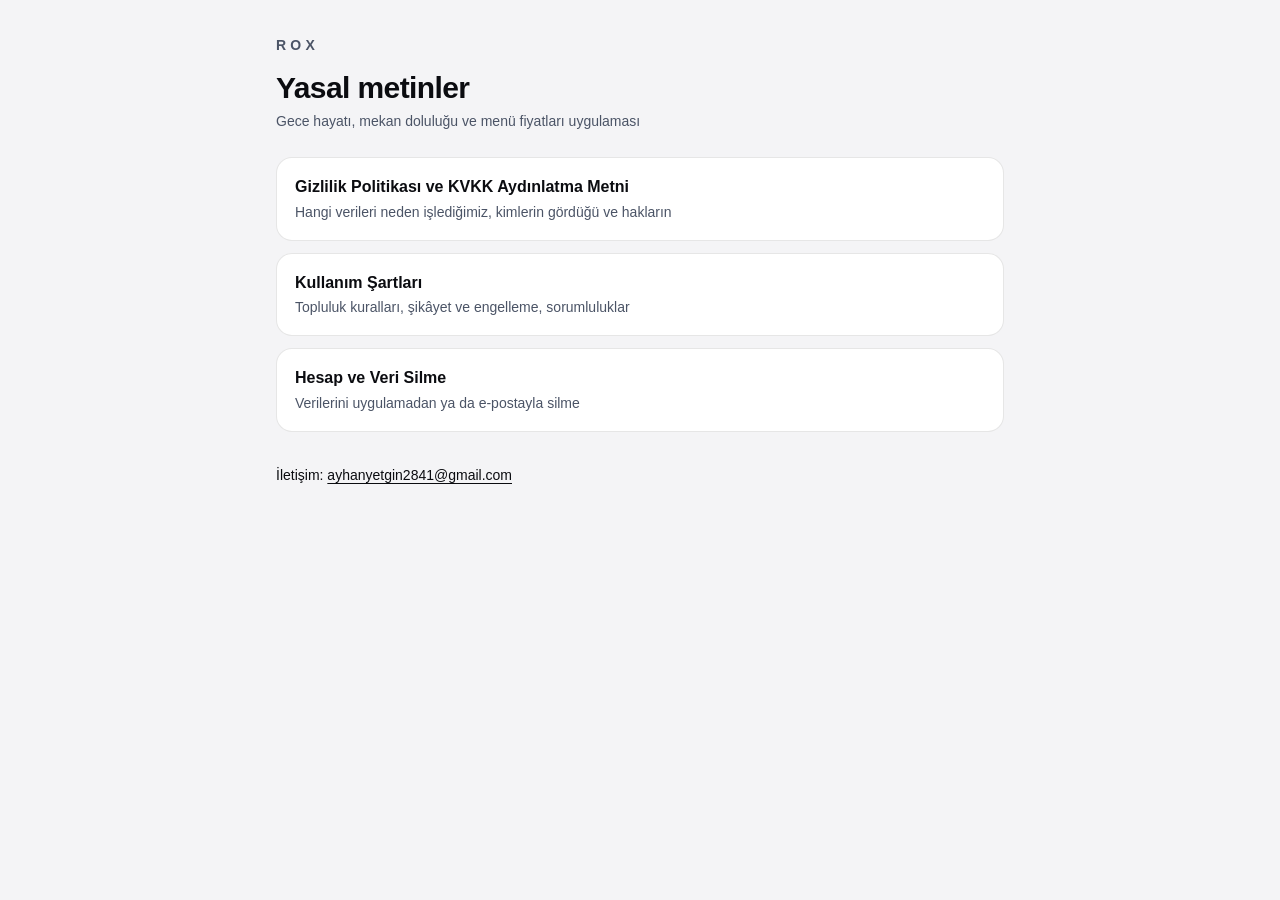
<file: index.html>
<!doctype html>
<html lang="tr">
<head>
  <meta charset="utf-8" />
  <meta name="viewport" content="width=device-width, initial-scale=1" />
  <title>ROX Yasal Metinler</title>
  <meta name="description" content="ROX uygulamasının gizlilik politikası, kullanım şartları ve hesap silme bilgileri." />
  <link rel="stylesheet" href="style.css" />
</head>
<body>
<main>
  <header>
    <span class="brand">ROX</span>
    <h1>Yasal metinler</h1>
    <p class="meta">Gece hayatı, mekan doluluğu ve menü fiyatları uygulaması</p>
  </header>
  <nav class="links">
    <a href="privacy.html">Gizlilik Politikası ve KVKK Aydınlatma Metni<span>Hangi verileri neden işlediğimiz, kimlerin gördüğü ve hakların</span></a>
    <a href="terms.html">Kullanım Şartları<span>Topluluk kuralları, şikâyet ve engelleme, sorumluluklar</span></a>
    <a href="delete-account.html">Hesap ve Veri Silme<span>Verilerini uygulamadan ya da e-postayla silme</span></a>
  </nav>
  <footer>
    <p>İletişim: <a href="mailto:ayhanyetgin2841@gmail.com">ayhanyetgin2841@gmail.com</a></p>
  </footer>
</main>
</body>
</html>
</file>
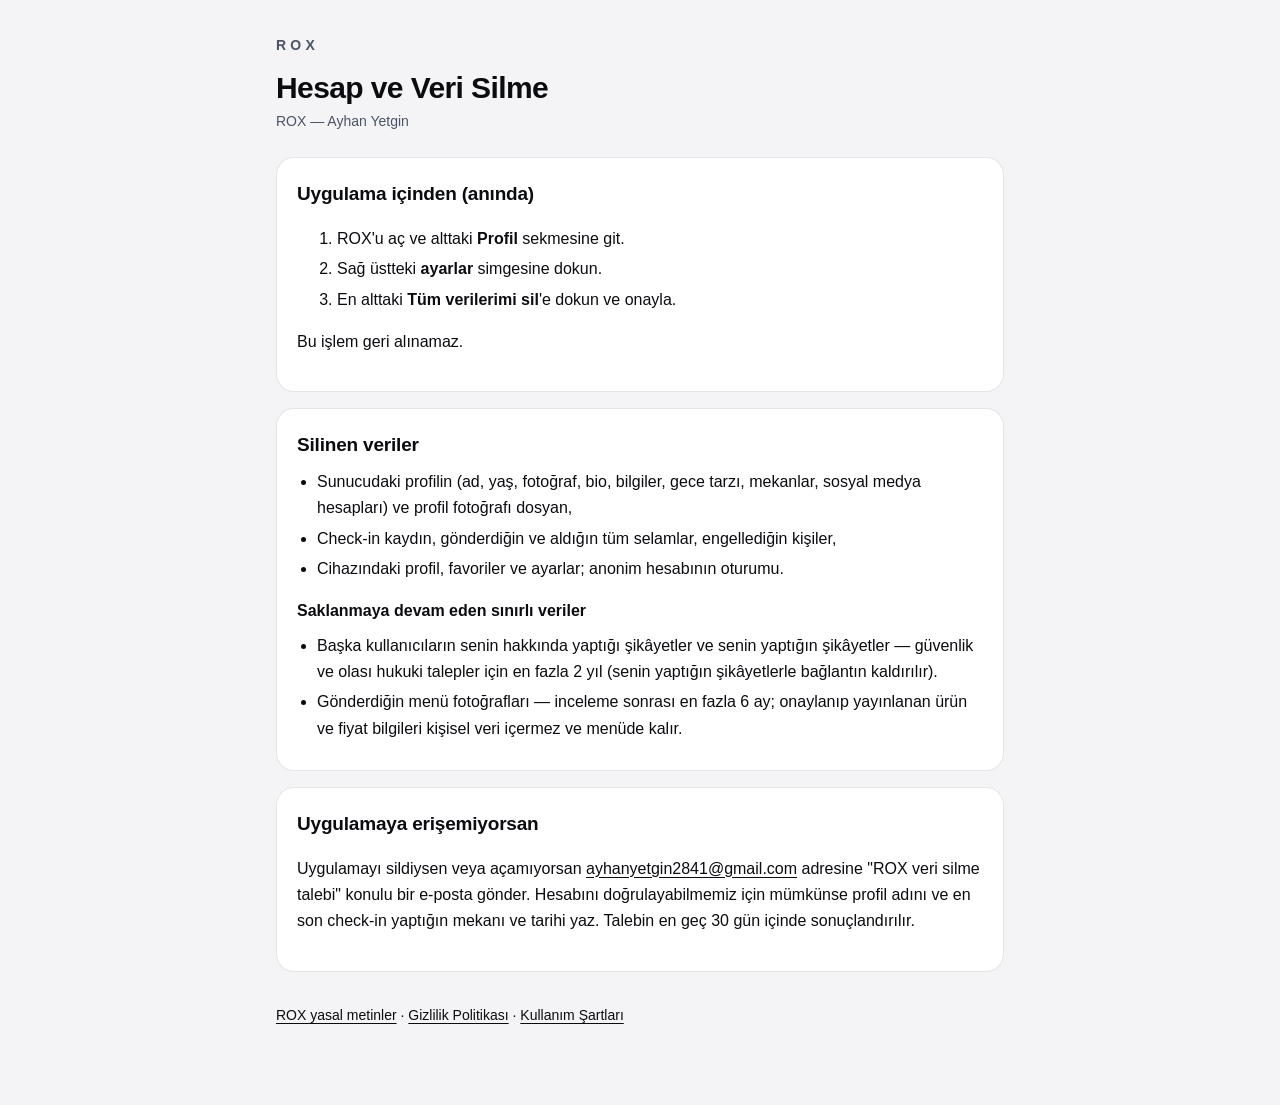
<file: delete-account.html>
<!doctype html>
<html lang="tr">
<head>
  <meta charset="utf-8" />
  <meta name="viewport" content="width=device-width, initial-scale=1" />
  <title>Hesap ve Veri Silme | ROX</title>
  <meta name="description" content="ROX uygulamasında hesabını ve kişisel verilerini nasıl silebileceğin." />
  <link rel="stylesheet" href="style.css" />
</head>
<body>
<main>
  <header>
    <a class="brand" href="./">ROX</a>
    <h1>Hesap ve Veri Silme</h1>
    <p class="meta">ROX — Ayhan Yetgin</p>
  </header>

  <section>
    <h2>Uygulama içinden (anında)</h2>
    <ol>
      <li>ROX'u aç ve alttaki <strong>Profil</strong> sekmesine git.</li>
      <li>Sağ üstteki <strong>ayarlar</strong> simgesine dokun.</li>
      <li>En alttaki <strong>Tüm verilerimi sil</strong>'e dokun ve onayla.</li>
    </ol>
    <p>Bu işlem geri alınamaz.</p>
  </section>

  <section>
    <h2>Silinen veriler</h2>
    <ul>
      <li>Sunucudaki profilin (ad, yaş, fotoğraf, bio, bilgiler, gece tarzı, mekanlar, sosyal medya hesapları) ve profil fotoğrafı dosyan,</li>
      <li>Check-in kaydın, gönderdiğin ve aldığın tüm selamlar, engellediğin kişiler,</li>
      <li>Cihazındaki profil, favoriler ve ayarlar; anonim hesabının oturumu.</li>
    </ul>
    <h3>Saklanmaya devam eden sınırlı veriler</h3>
    <ul>
      <li>Başka kullanıcıların senin hakkında yaptığı şikâyetler ve senin yaptığın şikâyetler — güvenlik ve olası hukuki talepler için en fazla 2 yıl (senin yaptığın şikâyetlerle bağlantın kaldırılır).</li>
      <li>Gönderdiğin menü fotoğrafları — inceleme sonrası en fazla 6 ay; onaylanıp yayınlanan ürün ve fiyat bilgileri kişisel veri içermez ve menüde kalır.</li>
    </ul>
  </section>

  <section>
    <h2>Uygulamaya erişemiyorsan</h2>
    <p>Uygulamayı sildiysen veya açamıyorsan <a href="mailto:ayhanyetgin2841@gmail.com?subject=ROX%20veri%20silme%20talebi">ayhanyetgin2841@gmail.com</a> adresine "ROX veri silme talebi" konulu bir e-posta gönder. Hesabını doğrulayabilmemiz için mümkünse profil adını ve en son check-in yaptığın mekanı ve tarihi yaz. Talebin en geç 30 gün içinde sonuçlandırılır.</p>
  </section>

  <footer>
    <p><a href="./">ROX yasal metinler</a> · <a href="privacy.html">Gizlilik Politikası</a> · <a href="terms.html">Kullanım Şartları</a></p>
  </footer>
</main>
</body>
</html>
</file>
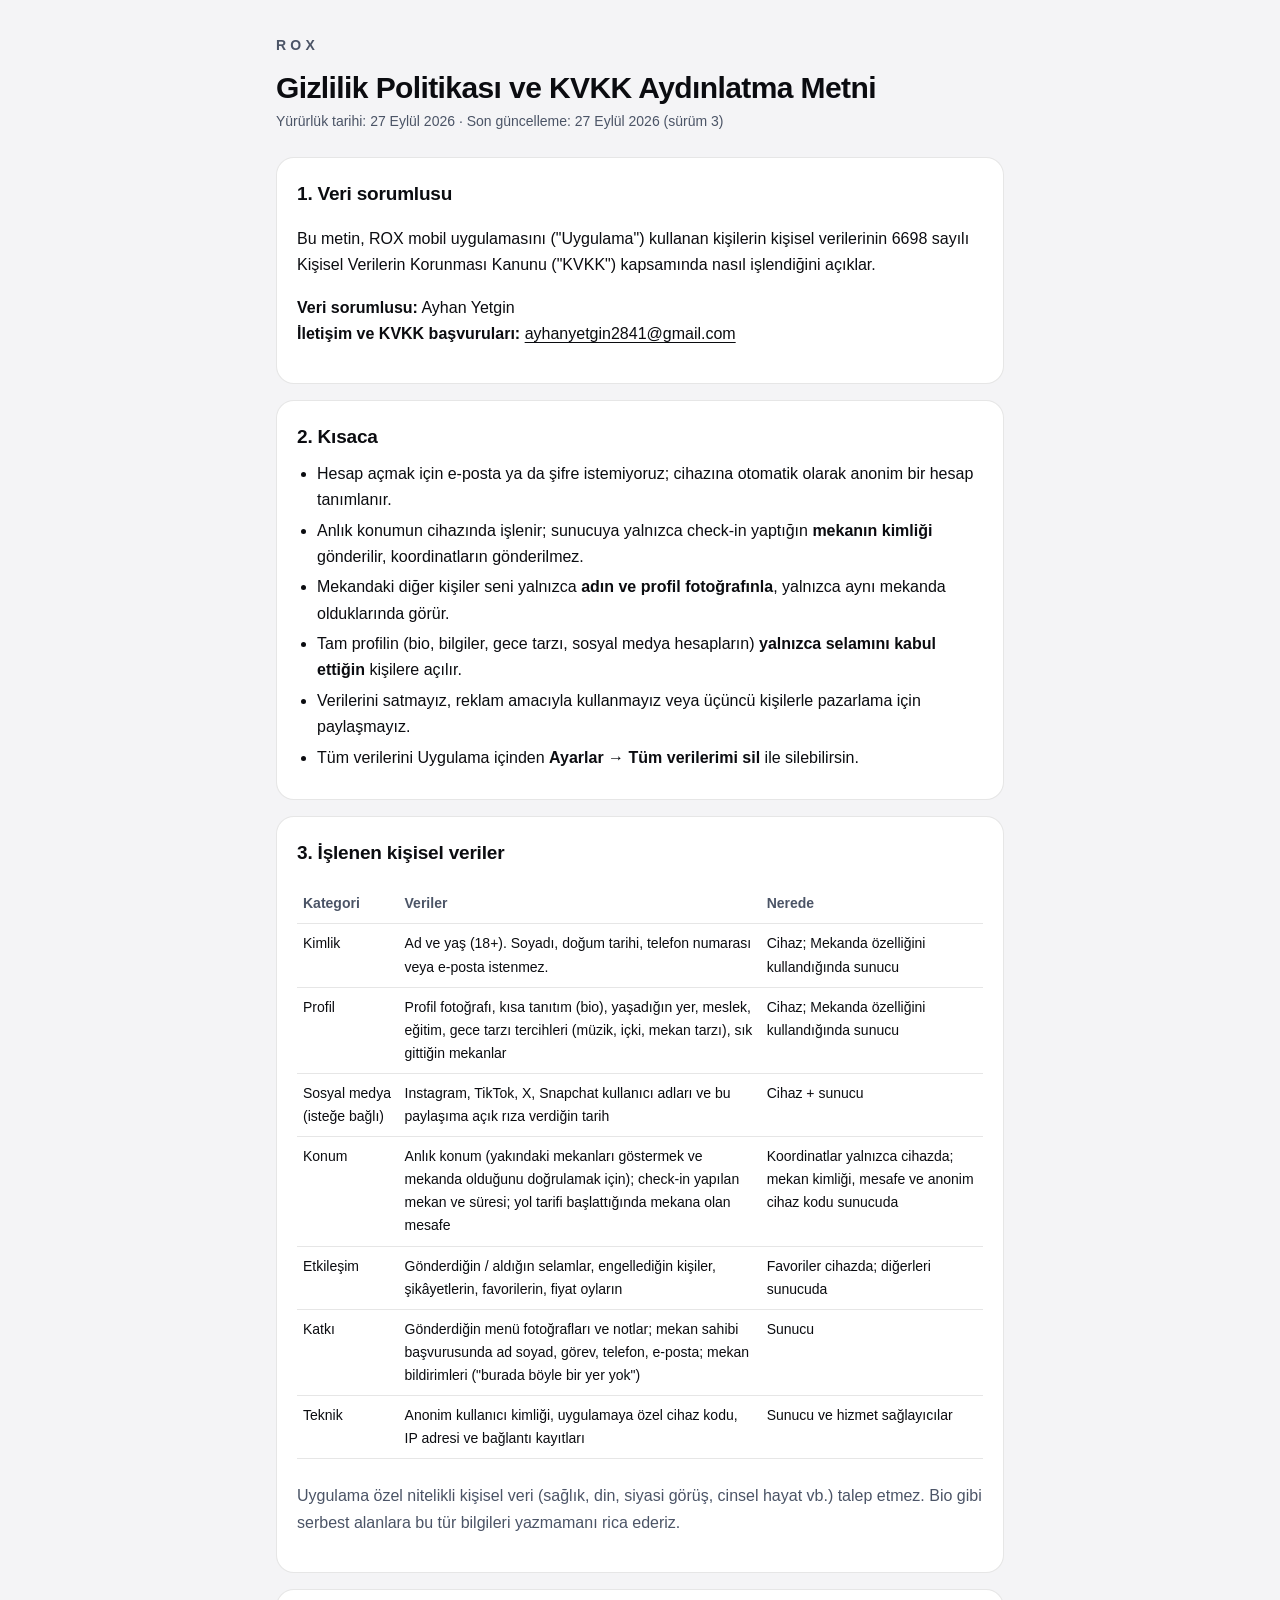
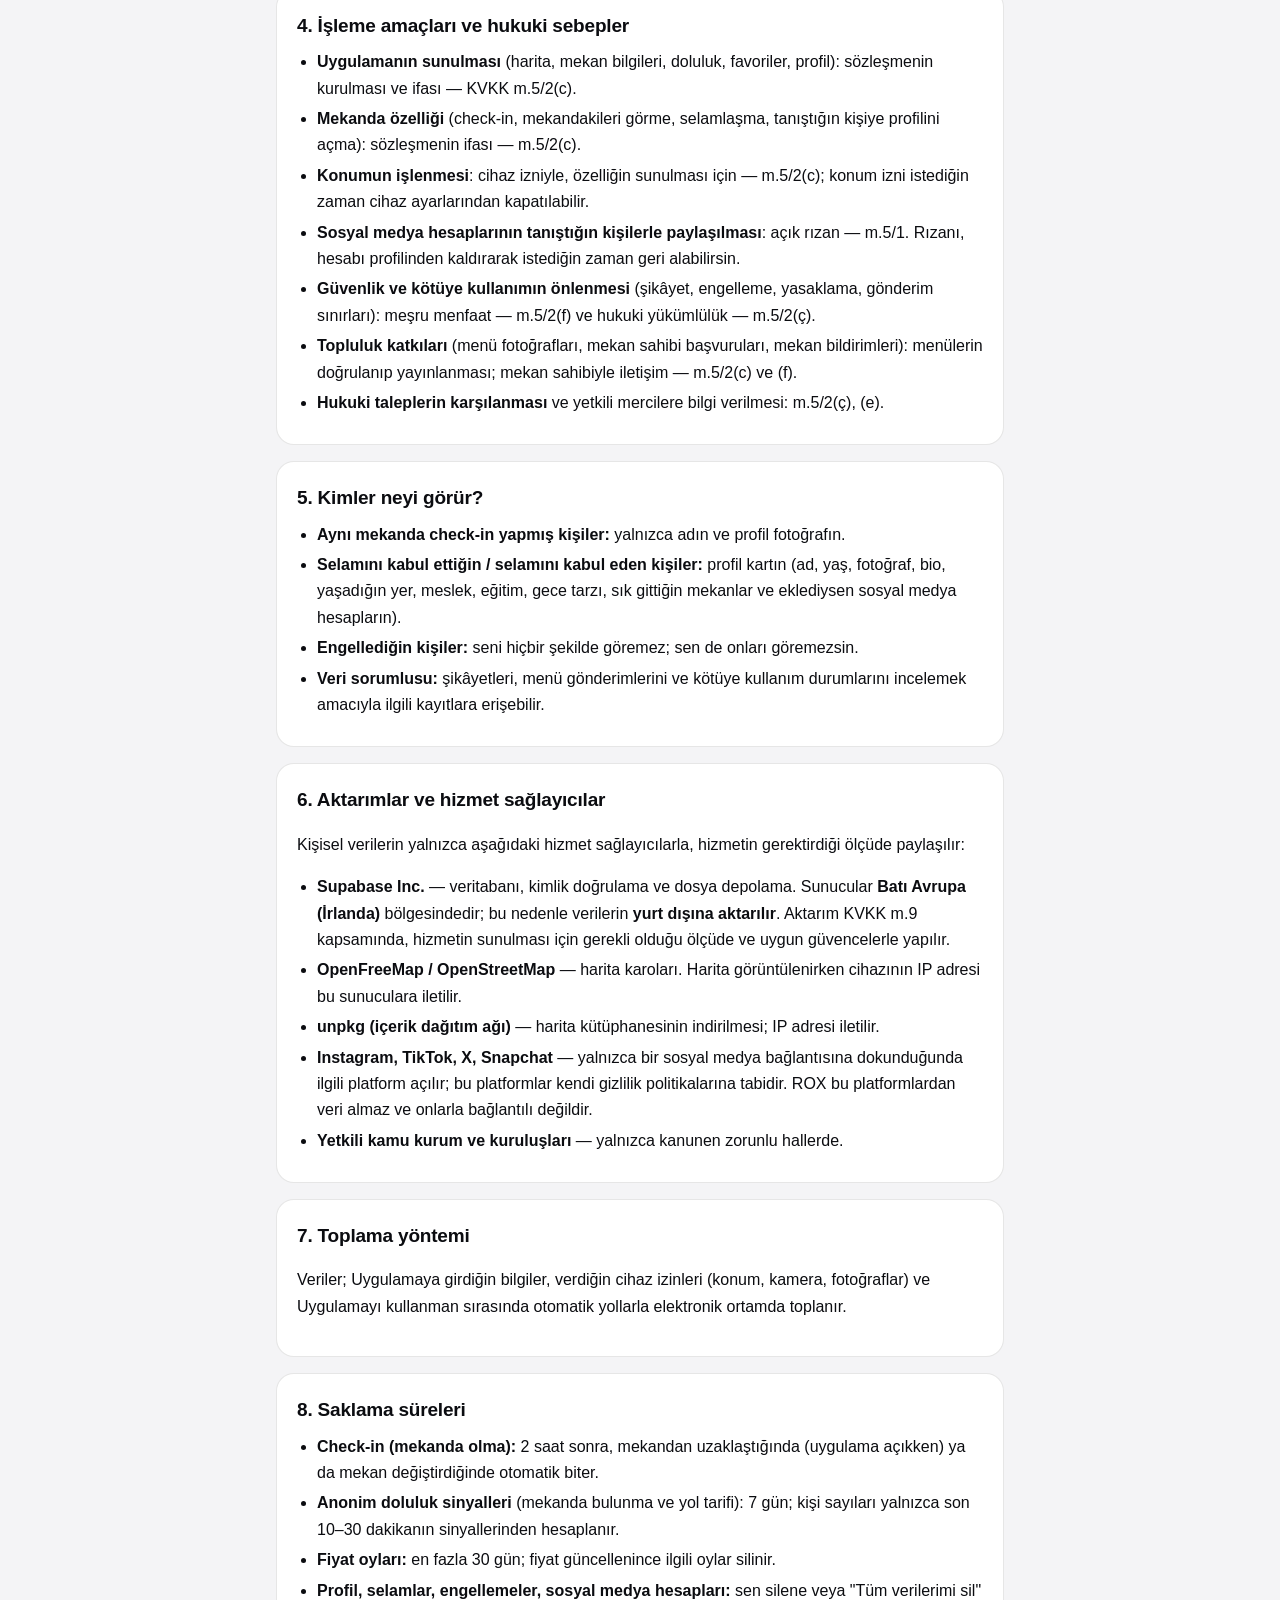
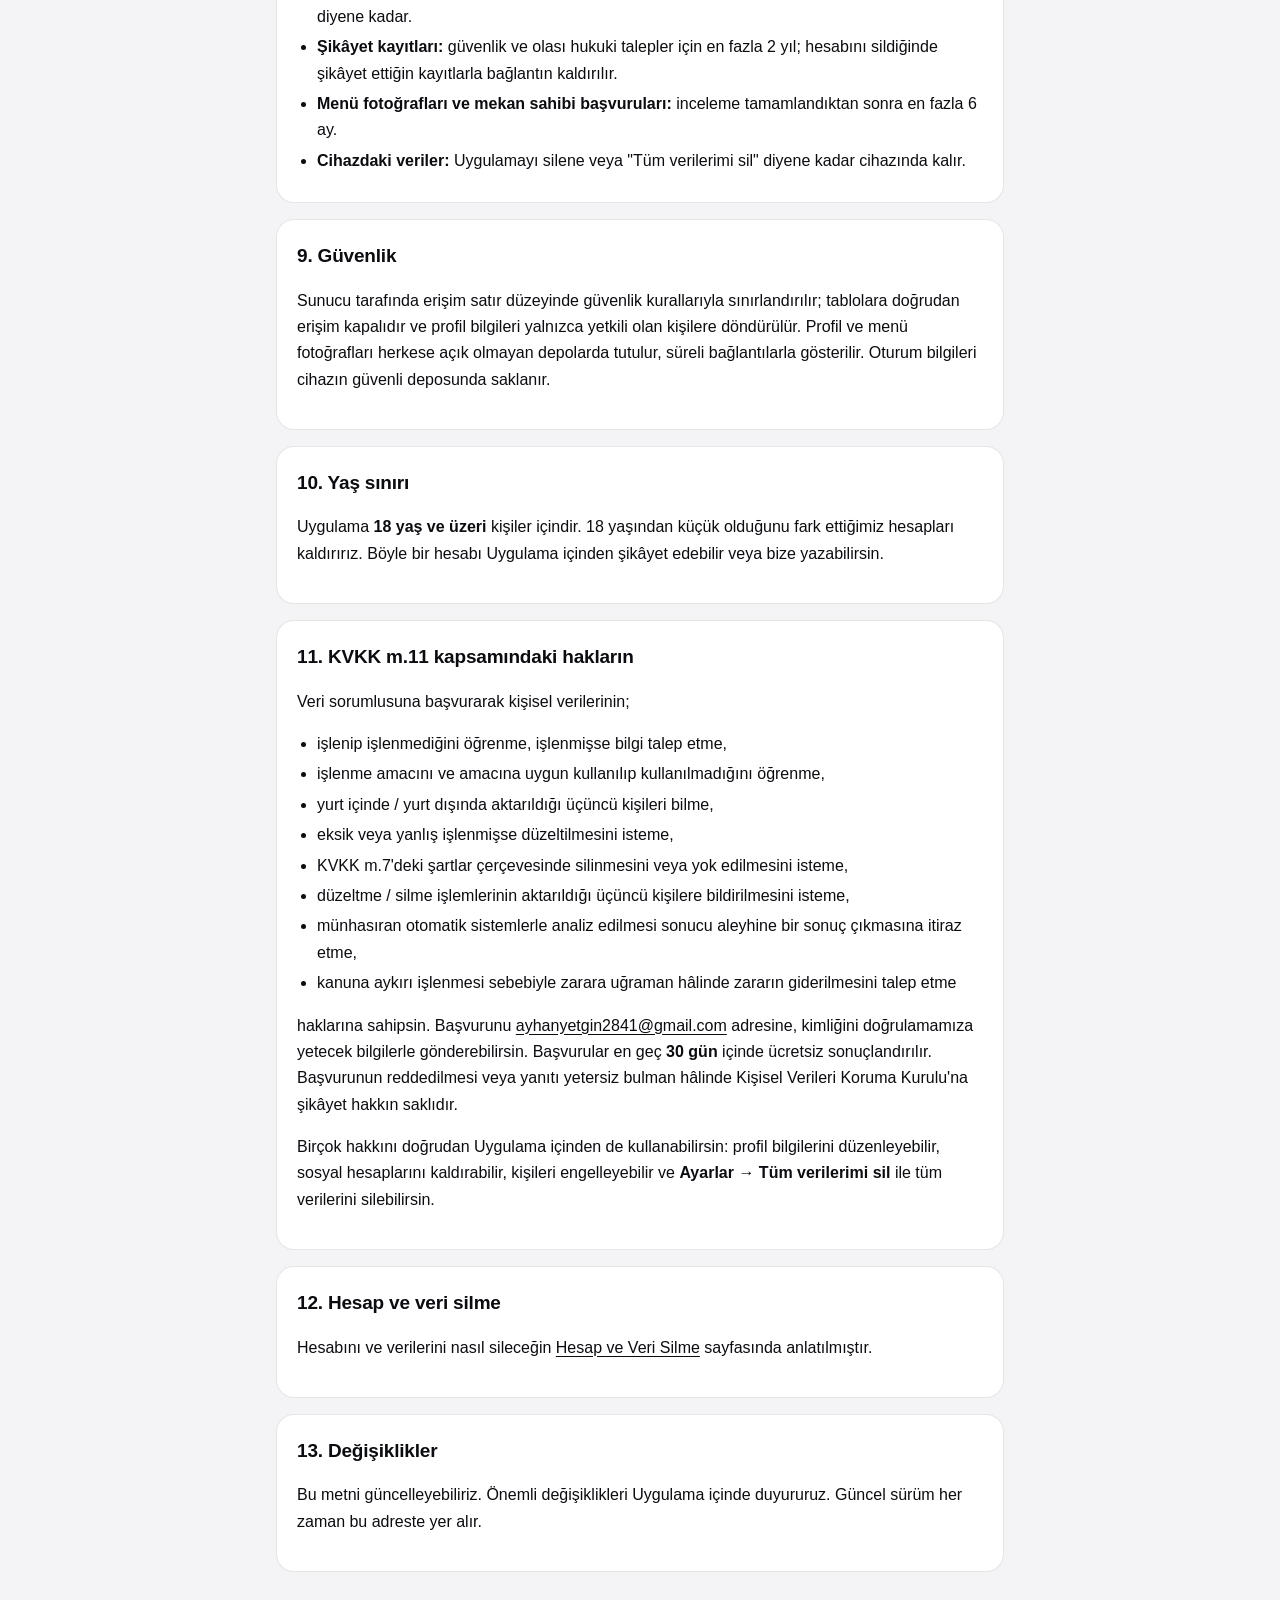
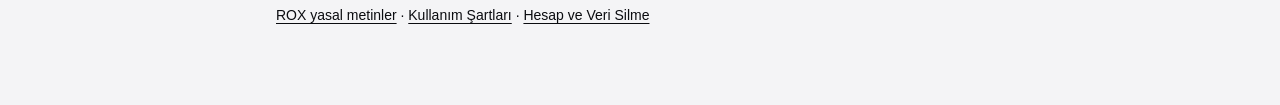
<file: privacy.html>
<!doctype html>
<html lang="tr">
<head>
  <meta charset="utf-8" />
  <meta name="viewport" content="width=device-width, initial-scale=1" />
  <title>Gizlilik Politikası ve KVKK Aydınlatma Metni | ROX</title>
  <meta name="description" content="ROX uygulamasında kişisel verilerin nasıl işlendiğine dair Gizlilik Politikası ve 6698 sayılı KVKK kapsamında Aydınlatma Metni." />
  <link rel="stylesheet" href="style.css" />
</head>
<body>
<main>
  <header>
    <a class="brand" href="./">ROX</a>
    <h1>Gizlilik Politikası ve KVKK Aydınlatma Metni</h1>
    <p class="meta">Yürürlük tarihi: 27 Eylül 2026 · Son güncelleme: 27 Eylül 2026 (sürüm 3)</p>
  </header>

  <section>
    <h2>1. Veri sorumlusu</h2>
    <p>Bu metin, ROX mobil uygulamasını ("Uygulama") kullanan kişilerin kişisel verilerinin 6698 sayılı Kişisel Verilerin Korunması Kanunu ("KVKK") kapsamında nasıl işlendiğini açıklar.</p>
    <p><strong>Veri sorumlusu:</strong> Ayhan Yetgin<br />
    <strong>İletişim ve KVKK başvuruları:</strong> <a href="mailto:ayhanyetgin2841@gmail.com">ayhanyetgin2841@gmail.com</a></p>
  </section>

  <section>
    <h2>2. Kısaca</h2>
    <ul>
      <li>Hesap açmak için e-posta ya da şifre istemiyoruz; cihazına otomatik olarak anonim bir hesap tanımlanır.</li>
      <li>Anlık konumun cihazında işlenir; sunucuya yalnızca check-in yaptığın <strong>mekanın kimliği</strong> gönderilir, koordinatların gönderilmez.</li>
      <li>Mekandaki diğer kişiler seni yalnızca <strong>adın ve profil fotoğrafınla</strong>, yalnızca aynı mekanda olduklarında görür.</li>
      <li>Tam profilin (bio, bilgiler, gece tarzı, sosyal medya hesapların) <strong>yalnızca selamını kabul ettiğin</strong> kişilere açılır.</li>
      <li>Verilerini satmayız, reklam amacıyla kullanmayız veya üçüncü kişilerle pazarlama için paylaşmayız.</li>
      <li>Tüm verilerini Uygulama içinden <strong>Ayarlar → Tüm verilerimi sil</strong> ile silebilirsin.</li>
    </ul>
  </section>

  <section>
    <h2>3. İşlenen kişisel veriler</h2>
    <div class="table-wrap">
    <table>
      <tr><th>Kategori</th><th>Veriler</th><th>Nerede</th></tr>
      <tr><td>Kimlik</td><td>Ad ve yaş (18+). Soyadı, doğum tarihi, telefon numarası veya e-posta istenmez.</td><td>Cihaz; Mekanda özelliğini kullandığında sunucu</td></tr>
      <tr><td>Profil</td><td>Profil fotoğrafı, kısa tanıtım (bio), yaşadığın yer, meslek, eğitim, gece tarzı tercihleri (müzik, içki, mekan tarzı), sık gittiğin mekanlar</td><td>Cihaz; Mekanda özelliğini kullandığında sunucu</td></tr>
      <tr><td>Sosyal medya (isteğe bağlı)</td><td>Instagram, TikTok, X, Snapchat kullanıcı adları ve bu paylaşıma açık rıza verdiğin tarih</td><td>Cihaz + sunucu</td></tr>
      <tr><td>Konum</td><td>Anlık konum (yakındaki mekanları göstermek ve mekanda olduğunu doğrulamak için); check-in yapılan mekan ve süresi; yol tarifi başlattığında mekana olan mesafe</td><td>Koordinatlar yalnızca cihazda; mekan kimliği, mesafe ve anonim cihaz kodu sunucuda</td></tr>
      <tr><td>Etkileşim</td><td>Gönderdiğin / aldığın selamlar, engellediğin kişiler, şikâyetlerin, favorilerin, fiyat oyların</td><td>Favoriler cihazda; diğerleri sunucuda</td></tr>
      <tr><td>Katkı</td><td>Gönderdiğin menü fotoğrafları ve notlar; mekan sahibi başvurusunda ad soyad, görev, telefon, e-posta; mekan bildirimleri ("burada böyle bir yer yok")</td><td>Sunucu</td></tr>
      <tr><td>Teknik</td><td>Anonim kullanıcı kimliği, uygulamaya özel cihaz kodu, IP adresi ve bağlantı kayıtları</td><td>Sunucu ve hizmet sağlayıcılar</td></tr>
    </table>
    </div>
    <p class="muted">Uygulama özel nitelikli kişisel veri (sağlık, din, siyasi görüş, cinsel hayat vb.) talep etmez. Bio gibi serbest alanlara bu tür bilgileri yazmamanı rica ederiz.</p>
  </section>

  <section>
    <h2>4. İşleme amaçları ve hukuki sebepler</h2>
    <ul>
      <li><strong>Uygulamanın sunulması</strong> (harita, mekan bilgileri, doluluk, favoriler, profil): sözleşmenin kurulması ve ifası — KVKK m.5/2(c).</li>
      <li><strong>Mekanda özelliği</strong> (check-in, mekandakileri görme, selamlaşma, tanıştığın kişiye profilini açma): sözleşmenin ifası — m.5/2(c).</li>
      <li><strong>Konumun işlenmesi</strong>: cihaz izniyle, özelliğin sunulması için — m.5/2(c); konum izni istediğin zaman cihaz ayarlarından kapatılabilir.</li>
      <li><strong>Sosyal medya hesaplarının tanıştığın kişilerle paylaşılması</strong>: açık rızan — m.5/1. Rızanı, hesabı profilinden kaldırarak istediğin zaman geri alabilirsin.</li>
      <li><strong>Güvenlik ve kötüye kullanımın önlenmesi</strong> (şikâyet, engelleme, yasaklama, gönderim sınırları): meşru menfaat — m.5/2(f) ve hukuki yükümlülük — m.5/2(ç).</li>
      <li><strong>Topluluk katkıları</strong> (menü fotoğrafları, mekan sahibi başvuruları, mekan bildirimleri): menülerin doğrulanıp yayınlanması; mekan sahibiyle iletişim — m.5/2(c) ve (f).</li>
      <li><strong>Hukuki taleplerin karşılanması</strong> ve yetkili mercilere bilgi verilmesi: m.5/2(ç), (e).</li>
    </ul>
  </section>

  <section>
    <h2>5. Kimler neyi görür?</h2>
    <ul>
      <li><strong>Aynı mekanda check-in yapmış kişiler:</strong> yalnızca adın ve profil fotoğrafın.</li>
      <li><strong>Selamını kabul ettiğin / selamını kabul eden kişiler:</strong> profil kartın (ad, yaş, fotoğraf, bio, yaşadığın yer, meslek, eğitim, gece tarzı, sık gittiğin mekanlar ve eklediysen sosyal medya hesapların).</li>
      <li><strong>Engellediğin kişiler:</strong> seni hiçbir şekilde göremez; sen de onları göremezsin.</li>
      <li><strong>Veri sorumlusu:</strong> şikâyetleri, menü gönderimlerini ve kötüye kullanım durumlarını incelemek amacıyla ilgili kayıtlara erişebilir.</li>
    </ul>
  </section>

  <section>
    <h2>6. Aktarımlar ve hizmet sağlayıcılar</h2>
    <p>Kişisel verilerin yalnızca aşağıdaki hizmet sağlayıcılarla, hizmetin gerektirdiği ölçüde paylaşılır:</p>
    <ul>
      <li><strong>Supabase Inc.</strong> — veritabanı, kimlik doğrulama ve dosya depolama. Sunucular <strong>Batı Avrupa (İrlanda)</strong> bölgesindedir; bu nedenle verilerin <strong>yurt dışına aktarılır</strong>. Aktarım KVKK m.9 kapsamında, hizmetin sunulması için gerekli olduğu ölçüde ve uygun güvencelerle yapılır.</li>
      <li><strong>OpenFreeMap / OpenStreetMap</strong> — harita karoları. Harita görüntülenirken cihazının IP adresi bu sunuculara iletilir.</li>
      <li><strong>unpkg (içerik dağıtım ağı)</strong> — harita kütüphanesinin indirilmesi; IP adresi iletilir.</li>
      <li><strong>Instagram, TikTok, X, Snapchat</strong> — yalnızca bir sosyal medya bağlantısına dokunduğunda ilgili platform açılır; bu platformlar kendi gizlilik politikalarına tabidir. ROX bu platformlardan veri almaz ve onlarla bağlantılı değildir.</li>
      <li><strong>Yetkili kamu kurum ve kuruluşları</strong> — yalnızca kanunen zorunlu hallerde.</li>
    </ul>
  </section>

  <section>
    <h2>7. Toplama yöntemi</h2>
    <p>Veriler; Uygulamaya girdiğin bilgiler, verdiğin cihaz izinleri (konum, kamera, fotoğraflar) ve Uygulamayı kullanman sırasında otomatik yollarla elektronik ortamda toplanır.</p>
  </section>

  <section>
    <h2>8. Saklama süreleri</h2>
    <ul>
      <li><strong>Check-in (mekanda olma):</strong> 2 saat sonra, mekandan uzaklaştığında (uygulama açıkken) ya da mekan değiştirdiğinde otomatik biter.</li>
      <li><strong>Anonim doluluk sinyalleri</strong> (mekanda bulunma ve yol tarifi): 7 gün; kişi sayıları yalnızca son 10–30 dakikanın sinyallerinden hesaplanır.</li>
      <li><strong>Fiyat oyları:</strong> en fazla 30 gün; fiyat güncellenince ilgili oylar silinir.</li>
      <li><strong>Profil, selamlar, engellemeler, sosyal medya hesapları:</strong> sen silene veya "Tüm verilerimi sil" diyene kadar.</li>
      <li><strong>Şikâyet kayıtları:</strong> güvenlik ve olası hukuki talepler için en fazla 2 yıl; hesabını sildiğinde şikâyet ettiğin kayıtlarla bağlantın kaldırılır.</li>
      <li><strong>Menü fotoğrafları ve mekan sahibi başvuruları:</strong> inceleme tamamlandıktan sonra en fazla 6 ay.</li>
      <li><strong>Cihazdaki veriler:</strong> Uygulamayı silene veya "Tüm verilerimi sil" diyene kadar cihazında kalır.</li>
    </ul>
  </section>

  <section>
    <h2>9. Güvenlik</h2>
    <p>Sunucu tarafında erişim satır düzeyinde güvenlik kurallarıyla sınırlandırılır; tablolara doğrudan erişim kapalıdır ve profil bilgileri yalnızca yetkili olan kişilere döndürülür. Profil ve menü fotoğrafları herkese açık olmayan depolarda tutulur, süreli bağlantılarla gösterilir. Oturum bilgileri cihazın güvenli deposunda saklanır.</p>
  </section>

  <section>
    <h2>10. Yaş sınırı</h2>
    <p>Uygulama <strong>18 yaş ve üzeri</strong> kişiler içindir. 18 yaşından küçük olduğunu fark ettiğimiz hesapları kaldırırız. Böyle bir hesabı Uygulama içinden şikâyet edebilir veya bize yazabilirsin.</p>
  </section>

  <section>
    <h2>11. KVKK m.11 kapsamındaki hakların</h2>
    <p>Veri sorumlusuna başvurarak kişisel verilerinin;</p>
    <ul>
      <li>işlenip işlenmediğini öğrenme, işlenmişse bilgi talep etme,</li>
      <li>işlenme amacını ve amacına uygun kullanılıp kullanılmadığını öğrenme,</li>
      <li>yurt içinde / yurt dışında aktarıldığı üçüncü kişileri bilme,</li>
      <li>eksik veya yanlış işlenmişse düzeltilmesini isteme,</li>
      <li>KVKK m.7'deki şartlar çerçevesinde silinmesini veya yok edilmesini isteme,</li>
      <li>düzeltme / silme işlemlerinin aktarıldığı üçüncü kişilere bildirilmesini isteme,</li>
      <li>münhasıran otomatik sistemlerle analiz edilmesi sonucu aleyhine bir sonuç çıkmasına itiraz etme,</li>
      <li>kanuna aykırı işlenmesi sebebiyle zarara uğraman hâlinde zararın giderilmesini talep etme</li>
    </ul>
    <p>haklarına sahipsin. Başvurunu <a href="mailto:ayhanyetgin2841@gmail.com">ayhanyetgin2841@gmail.com</a> adresine, kimliğini doğrulamamıza yetecek bilgilerle gönderebilirsin. Başvurular en geç <strong>30 gün</strong> içinde ücretsiz sonuçlandırılır. Başvurunun reddedilmesi veya yanıtı yetersiz bulman hâlinde Kişisel Verileri Koruma Kurulu'na şikâyet hakkın saklıdır.</p>
    <p>Birçok hakkını doğrudan Uygulama içinden de kullanabilirsin: profil bilgilerini düzenleyebilir, sosyal hesaplarını kaldırabilir, kişileri engelleyebilir ve <strong>Ayarlar → Tüm verilerimi sil</strong> ile tüm verilerini silebilirsin.</p>
  </section>

  <section>
    <h2>12. Hesap ve veri silme</h2>
    <p>Hesabını ve verilerini nasıl sileceğin <a href="delete-account.html">Hesap ve Veri Silme</a> sayfasında anlatılmıştır.</p>
  </section>

  <section>
    <h2>13. Değişiklikler</h2>
    <p>Bu metni güncelleyebiliriz. Önemli değişiklikleri Uygulama içinde duyururuz. Güncel sürüm her zaman bu adreste yer alır.</p>
  </section>

  <footer>
    <p><a href="./">ROX yasal metinler</a> · <a href="terms.html">Kullanım Şartları</a> · <a href="delete-account.html">Hesap ve Veri Silme</a></p>
  </footer>
</main>
</body>
</html>
</file>
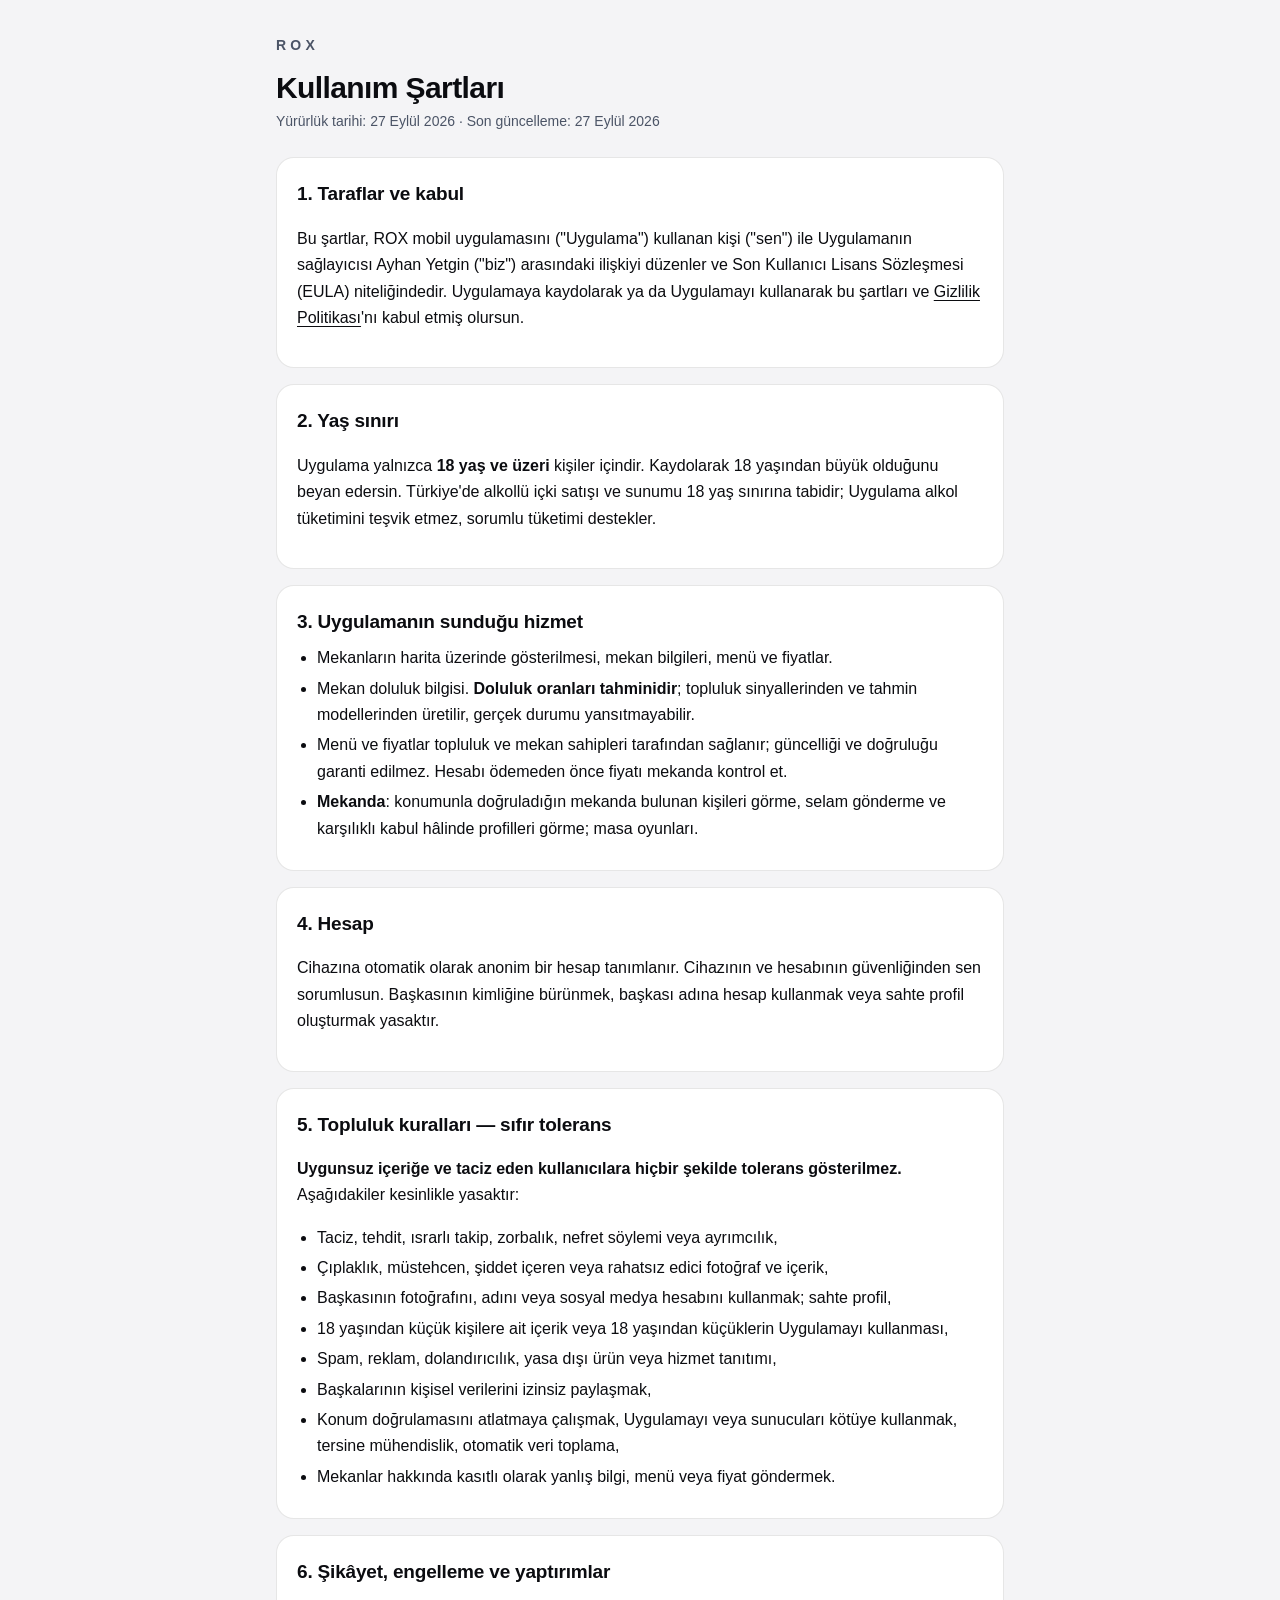
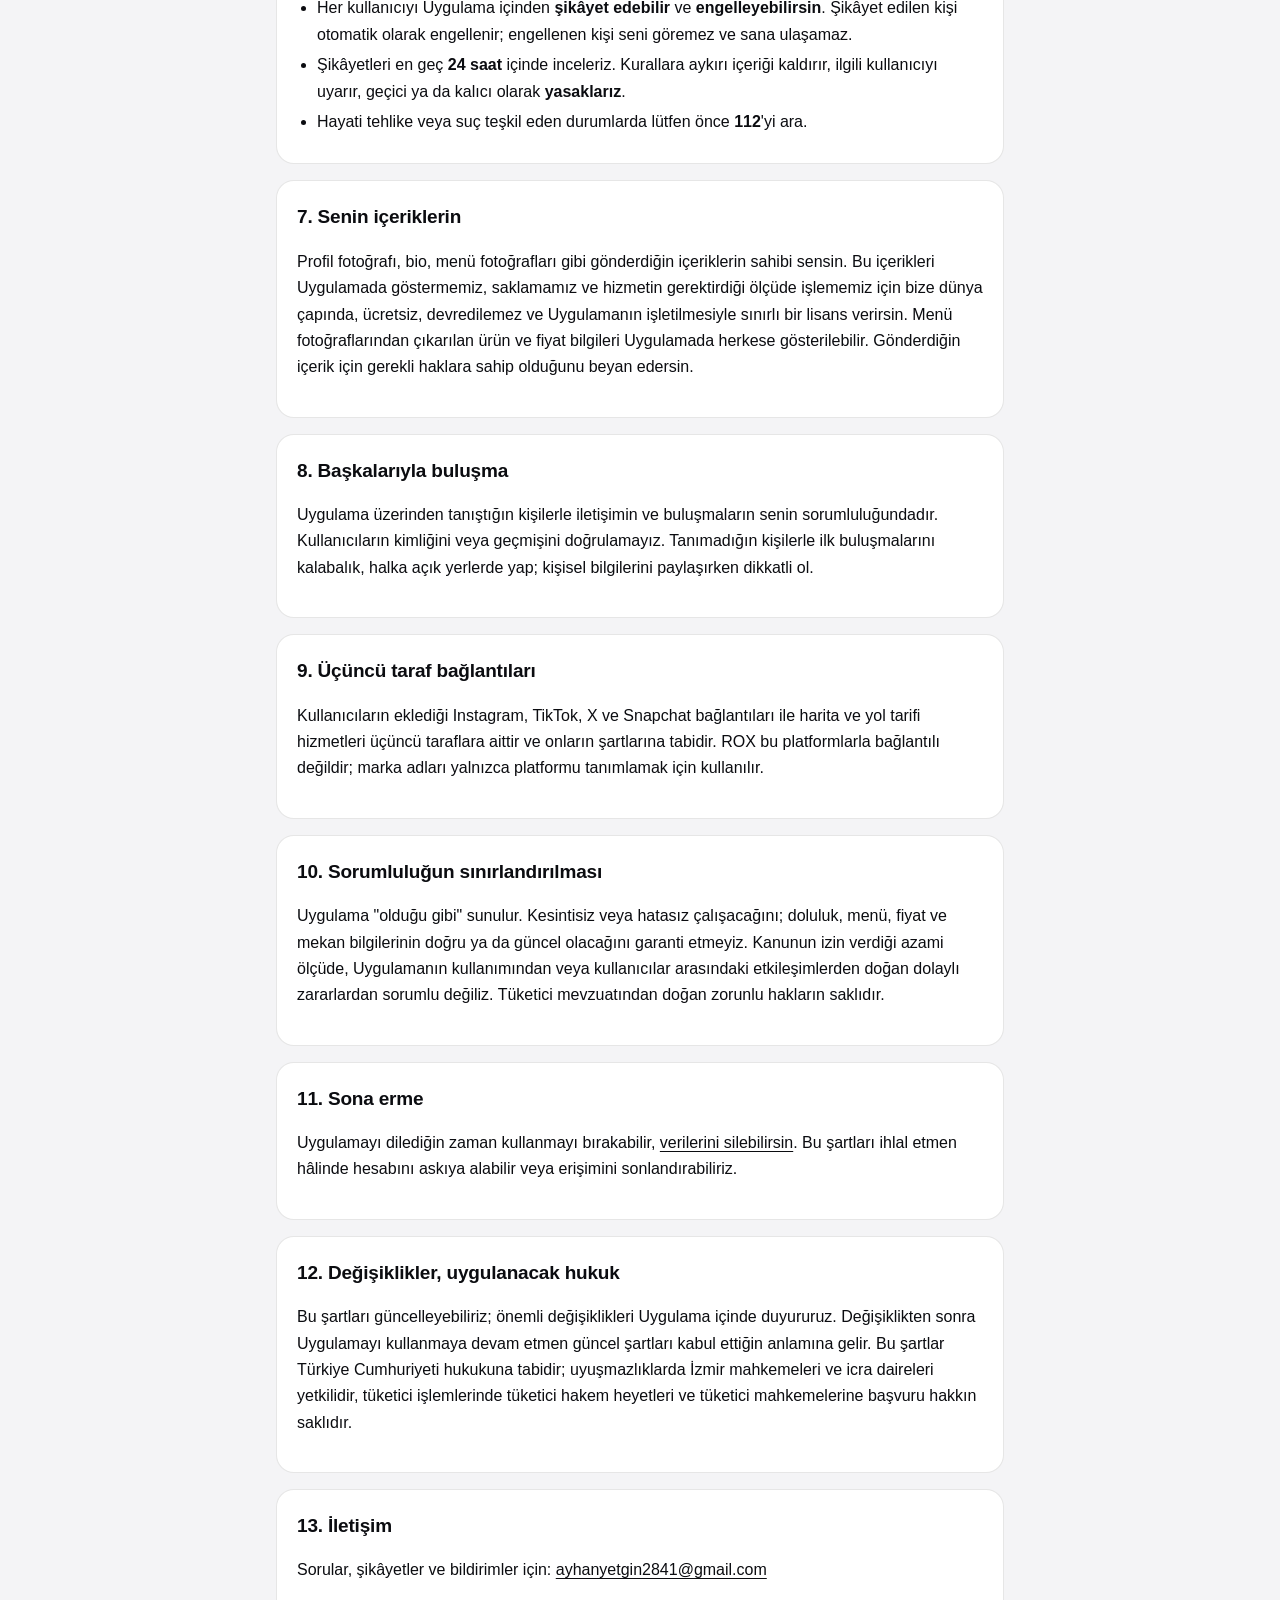
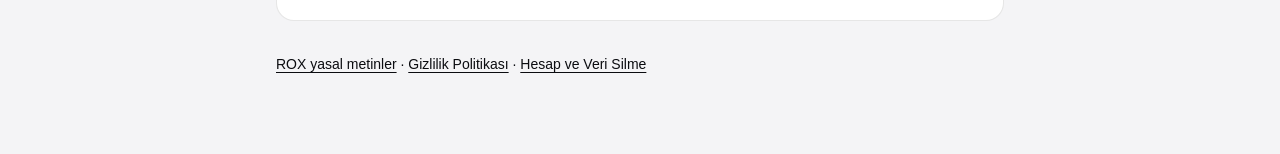
<file: terms.html>
<!doctype html>
<html lang="tr">
<head>
  <meta charset="utf-8" />
  <meta name="viewport" content="width=device-width, initial-scale=1" />
  <title>Kullanım Şartları | ROX</title>
  <meta name="description" content="ROX uygulamasının kullanım şartları, topluluk kuralları ve son kullanıcı lisans sözleşmesi." />
  <link rel="stylesheet" href="style.css" />
</head>
<body>
<main>
  <header>
    <a class="brand" href="./">ROX</a>
    <h1>Kullanım Şartları</h1>
    <p class="meta">Yürürlük tarihi: 27 Eylül 2026 · Son güncelleme: 27 Eylül 2026</p>
  </header>

  <section>
    <h2>1. Taraflar ve kabul</h2>
    <p>Bu şartlar, ROX mobil uygulamasını ("Uygulama") kullanan kişi ("sen") ile Uygulamanın sağlayıcısı Ayhan Yetgin ("biz") arasındaki ilişkiyi düzenler ve Son Kullanıcı Lisans Sözleşmesi (EULA) niteliğindedir. Uygulamaya kaydolarak ya da Uygulamayı kullanarak bu şartları ve <a href="privacy.html">Gizlilik Politikası</a>'nı kabul etmiş olursun.</p>
  </section>

  <section>
    <h2>2. Yaş sınırı</h2>
    <p>Uygulama yalnızca <strong>18 yaş ve üzeri</strong> kişiler içindir. Kaydolarak 18 yaşından büyük olduğunu beyan edersin. Türkiye'de alkollü içki satışı ve sunumu 18 yaş sınırına tabidir; Uygulama alkol tüketimini teşvik etmez, sorumlu tüketimi destekler.</p>
  </section>

  <section>
    <h2>3. Uygulamanın sunduğu hizmet</h2>
    <ul>
      <li>Mekanların harita üzerinde gösterilmesi, mekan bilgileri, menü ve fiyatlar.</li>
      <li>Mekan doluluk bilgisi. <strong>Doluluk oranları tahminidir</strong>; topluluk sinyallerinden ve tahmin modellerinden üretilir, gerçek durumu yansıtmayabilir.</li>
      <li>Menü ve fiyatlar topluluk ve mekan sahipleri tarafından sağlanır; güncelliği ve doğruluğu garanti edilmez. Hesabı ödemeden önce fiyatı mekanda kontrol et.</li>
      <li><strong>Mekanda</strong>: konumunla doğruladığın mekanda bulunan kişileri görme, selam gönderme ve karşılıklı kabul hâlinde profilleri görme; masa oyunları.</li>
    </ul>
  </section>

  <section>
    <h2>4. Hesap</h2>
    <p>Cihazına otomatik olarak anonim bir hesap tanımlanır. Cihazının ve hesabının güvenliğinden sen sorumlusun. Başkasının kimliğine bürünmek, başkası adına hesap kullanmak veya sahte profil oluşturmak yasaktır.</p>
  </section>

  <section>
    <h2>5. Topluluk kuralları — sıfır tolerans</h2>
    <p><strong>Uygunsuz içeriğe ve taciz eden kullanıcılara hiçbir şekilde tolerans gösterilmez.</strong> Aşağıdakiler kesinlikle yasaktır:</p>
    <ul>
      <li>Taciz, tehdit, ısrarlı takip, zorbalık, nefret söylemi veya ayrımcılık,</li>
      <li>Çıplaklık, müstehcen, şiddet içeren veya rahatsız edici fotoğraf ve içerik,</li>
      <li>Başkasının fotoğrafını, adını veya sosyal medya hesabını kullanmak; sahte profil,</li>
      <li>18 yaşından küçük kişilere ait içerik veya 18 yaşından küçüklerin Uygulamayı kullanması,</li>
      <li>Spam, reklam, dolandırıcılık, yasa dışı ürün veya hizmet tanıtımı,</li>
      <li>Başkalarının kişisel verilerini izinsiz paylaşmak,</li>
      <li>Konum doğrulamasını atlatmaya çalışmak, Uygulamayı veya sunucuları kötüye kullanmak, tersine mühendislik, otomatik veri toplama,</li>
      <li>Mekanlar hakkında kasıtlı olarak yanlış bilgi, menü veya fiyat göndermek.</li>
    </ul>
  </section>

  <section>
    <h2>6. Şikâyet, engelleme ve yaptırımlar</h2>
    <ul>
      <li>Her kullanıcıyı Uygulama içinden <strong>şikâyet edebilir</strong> ve <strong>engelleyebilirsin</strong>. Şikâyet edilen kişi otomatik olarak engellenir; engellenen kişi seni göremez ve sana ulaşamaz.</li>
      <li>Şikâyetleri en geç <strong>24 saat</strong> içinde inceleriz. Kurallara aykırı içeriği kaldırır, ilgili kullanıcıyı uyarır, geçici ya da kalıcı olarak <strong>yasaklarız</strong>.</li>
      <li>Hayati tehlike veya suç teşkil eden durumlarda lütfen önce <strong>112</strong>'yi ara.</li>
    </ul>
  </section>

  <section>
    <h2>7. Senin içeriklerin</h2>
    <p>Profil fotoğrafı, bio, menü fotoğrafları gibi gönderdiğin içeriklerin sahibi sensin. Bu içerikleri Uygulamada göstermemiz, saklamamız ve hizmetin gerektirdiği ölçüde işlememiz için bize dünya çapında, ücretsiz, devredilemez ve Uygulamanın işletilmesiyle sınırlı bir lisans verirsin. Menü fotoğraflarından çıkarılan ürün ve fiyat bilgileri Uygulamada herkese gösterilebilir. Gönderdiğin içerik için gerekli haklara sahip olduğunu beyan edersin.</p>
  </section>

  <section>
    <h2>8. Başkalarıyla buluşma</h2>
    <p>Uygulama üzerinden tanıştığın kişilerle iletişimin ve buluşmaların senin sorumluluğundadır. Kullanıcıların kimliğini veya geçmişini doğrulamayız. Tanımadığın kişilerle ilk buluşmalarını kalabalık, halka açık yerlerde yap; kişisel bilgilerini paylaşırken dikkatli ol.</p>
  </section>

  <section>
    <h2>9. Üçüncü taraf bağlantıları</h2>
    <p>Kullanıcıların eklediği Instagram, TikTok, X ve Snapchat bağlantıları ile harita ve yol tarifi hizmetleri üçüncü taraflara aittir ve onların şartlarına tabidir. ROX bu platformlarla bağlantılı değildir; marka adları yalnızca platformu tanımlamak için kullanılır.</p>
  </section>

  <section>
    <h2>10. Sorumluluğun sınırlandırılması</h2>
    <p>Uygulama "olduğu gibi" sunulur. Kesintisiz veya hatasız çalışacağını; doluluk, menü, fiyat ve mekan bilgilerinin doğru ya da güncel olacağını garanti etmeyiz. Kanunun izin verdiği azami ölçüde, Uygulamanın kullanımından veya kullanıcılar arasındaki etkileşimlerden doğan dolaylı zararlardan sorumlu değiliz. Tüketici mevzuatından doğan zorunlu hakların saklıdır.</p>
  </section>

  <section>
    <h2>11. Sona erme</h2>
    <p>Uygulamayı dilediğin zaman kullanmayı bırakabilir, <a href="delete-account.html">verilerini silebilirsin</a>. Bu şartları ihlal etmen hâlinde hesabını askıya alabilir veya erişimini sonlandırabiliriz.</p>
  </section>

  <section>
    <h2>12. Değişiklikler, uygulanacak hukuk</h2>
    <p>Bu şartları güncelleyebiliriz; önemli değişiklikleri Uygulama içinde duyururuz. Değişiklikten sonra Uygulamayı kullanmaya devam etmen güncel şartları kabul ettiğin anlamına gelir. Bu şartlar Türkiye Cumhuriyeti hukukuna tabidir; uyuşmazlıklarda İzmir mahkemeleri ve icra daireleri yetkilidir, tüketici işlemlerinde tüketici hakem heyetleri ve tüketici mahkemelerine başvuru hakkın saklıdır.</p>
  </section>

  <section>
    <h2>13. İletişim</h2>
    <p>Sorular, şikâyetler ve bildirimler için: <a href="mailto:ayhanyetgin2841@gmail.com">ayhanyetgin2841@gmail.com</a></p>
  </section>

  <footer>
    <p><a href="./">ROX yasal metinler</a> · <a href="privacy.html">Gizlilik Politikası</a> · <a href="delete-account.html">Hesap ve Veri Silme</a></p>
  </footer>
</main>
</body>
</html>
</file>
<file: style.css>
:root {
  --bg: #f4f4f6;
  --card: #ffffff;
  --text: #0b0c10;
  --muted: #4b5466;
  --border: rgba(11, 12, 16, 0.1);
  --accent: #0b0c10;
}
@media (prefers-color-scheme: dark) {
  :root {
    --bg: #090a0f;
    --card: #12141c;
    --text: #ffffff;
    --muted: #94a3b8;
    --border: rgba(255, 255, 255, 0.12);
    --accent: #ffffff;
  }
}
* { box-sizing: border-box; }
html { -webkit-text-size-adjust: 100%; }
body {
  margin: 0;
  background: var(--bg);
  color: var(--text);
  font: 16px/1.65 -apple-system, BlinkMacSystemFont, "Segoe UI", Roboto, "Helvetica Neue", Arial, sans-serif;
}
main { max-width: 760px; margin: 0 auto; padding: 32px 16px 64px; }
header { margin-bottom: 24px; }
.brand { font-weight: 900; letter-spacing: 0.3em; font-size: 14px; color: var(--muted); text-decoration: none; }
h1 { font-size: 30px; line-height: 1.2; letter-spacing: -0.02em; margin: 12px 0 4px; }
.meta { color: var(--muted); font-size: 14px; margin: 0; }
section { background: var(--card); border: 1px solid var(--border); border-radius: 18px; padding: 20px; margin: 16px 0; }
h2 { font-size: 19px; margin: 0 0 8px; letter-spacing: -0.01em; }
h3 { font-size: 16px; margin: 16px 0 4px; }
p, li { color: var(--text); }
ul { padding-left: 20px; margin: 8px 0; }
li { margin: 4px 0; }
.muted { color: var(--muted); }
a { color: var(--accent); text-underline-offset: 3px; }
table { width: 100%; border-collapse: collapse; font-size: 14px; margin: 8px 0; }
th, td { text-align: left; vertical-align: top; padding: 8px 6px; border-bottom: 1px solid var(--border); }
th { color: var(--muted); font-weight: 600; }
.table-wrap { overflow-x: auto; }
nav.links { display: grid; gap: 12px; margin-top: 24px; }
nav.links a { display: block; background: var(--card); border: 1px solid var(--border); border-radius: 16px; padding: 16px 18px; text-decoration: none; font-weight: 600; }
nav.links a span { display: block; font-weight: 400; color: var(--muted); font-size: 14px; }
footer { margin-top: 32px; color: var(--muted); font-size: 14px; }
</file>
